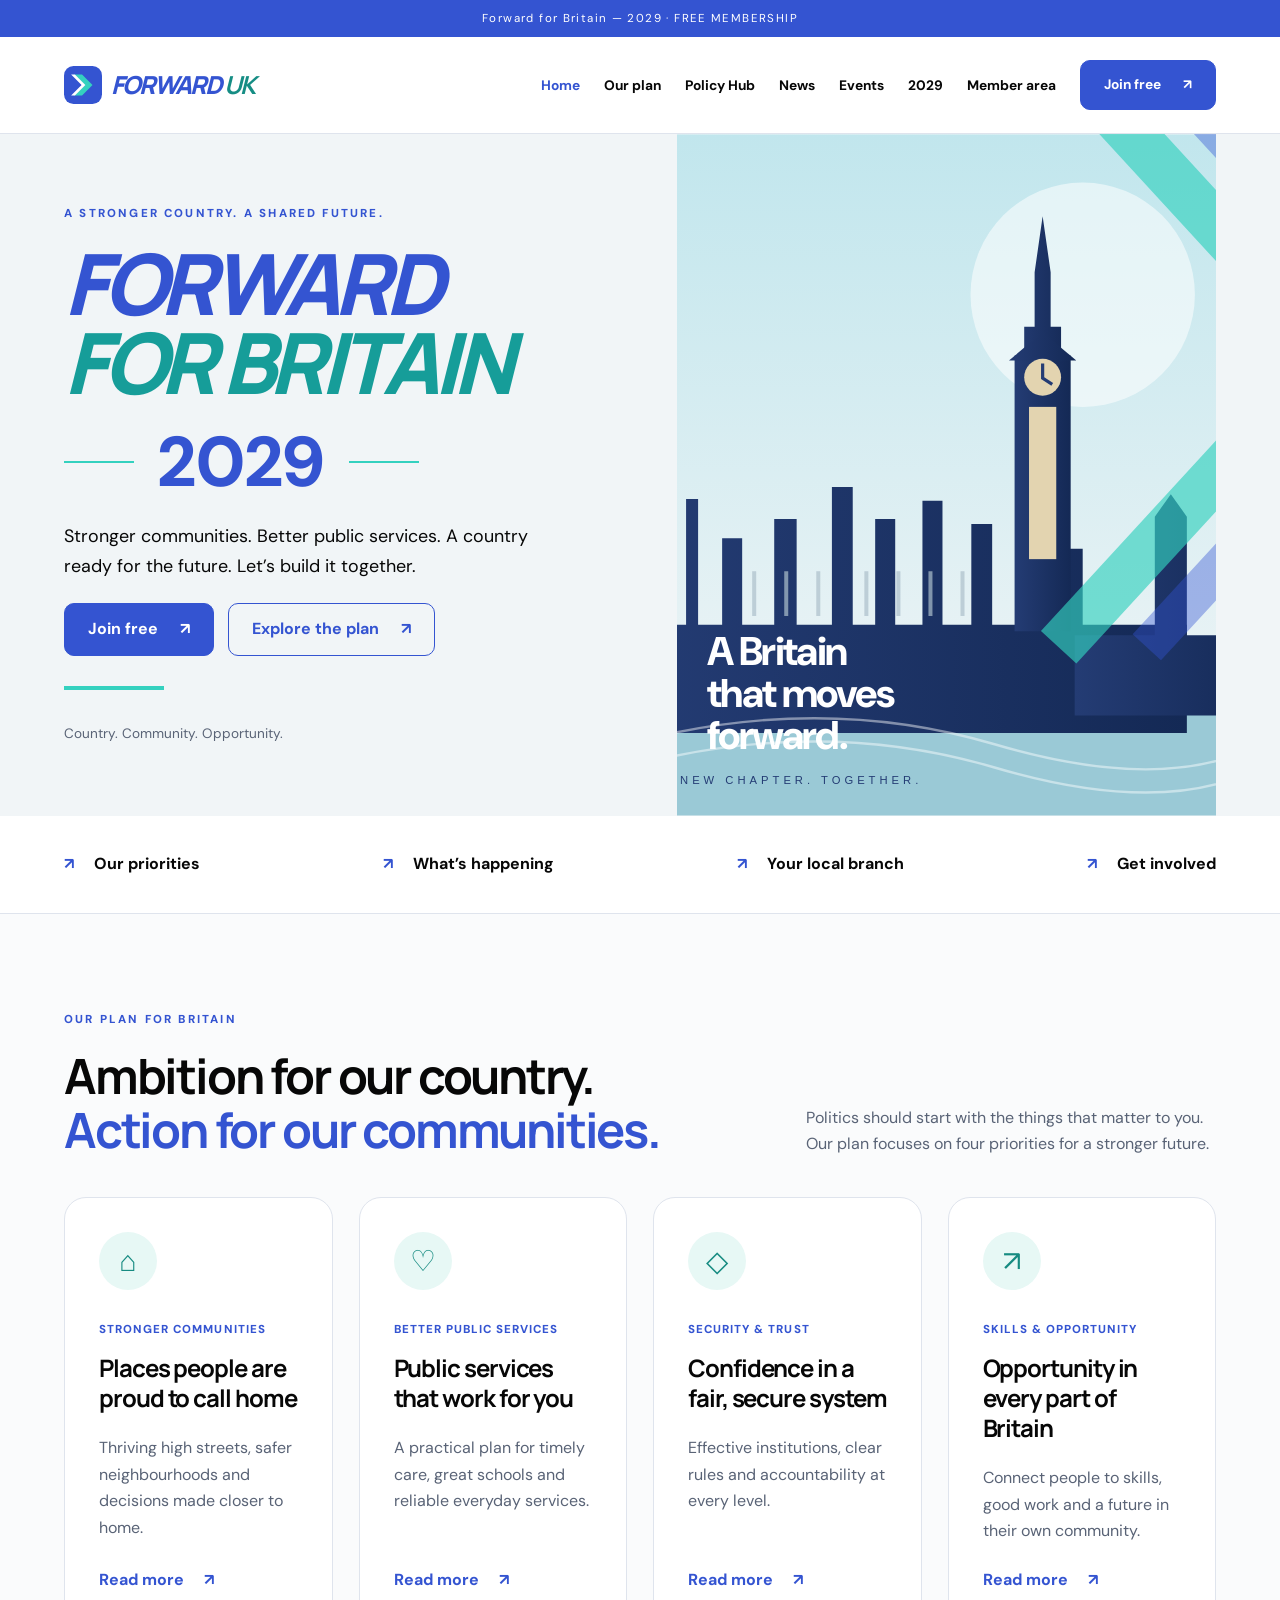
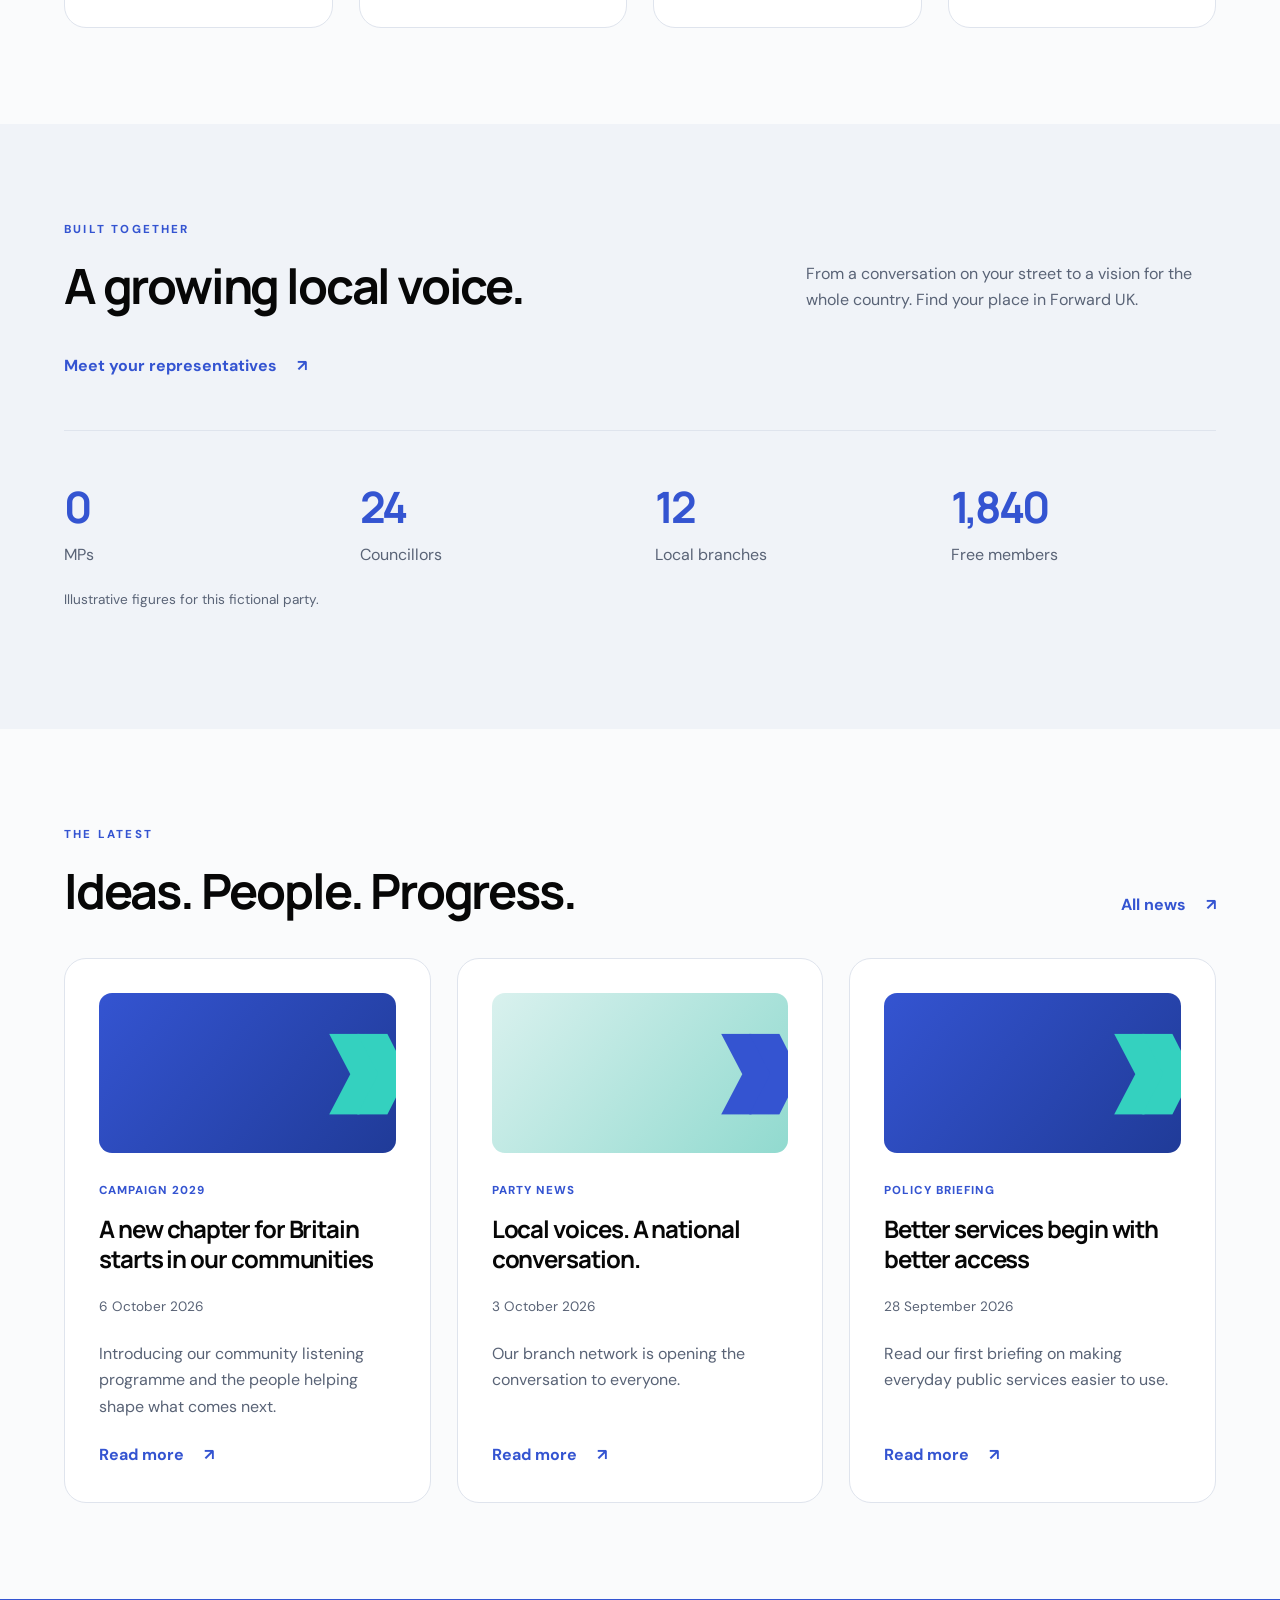
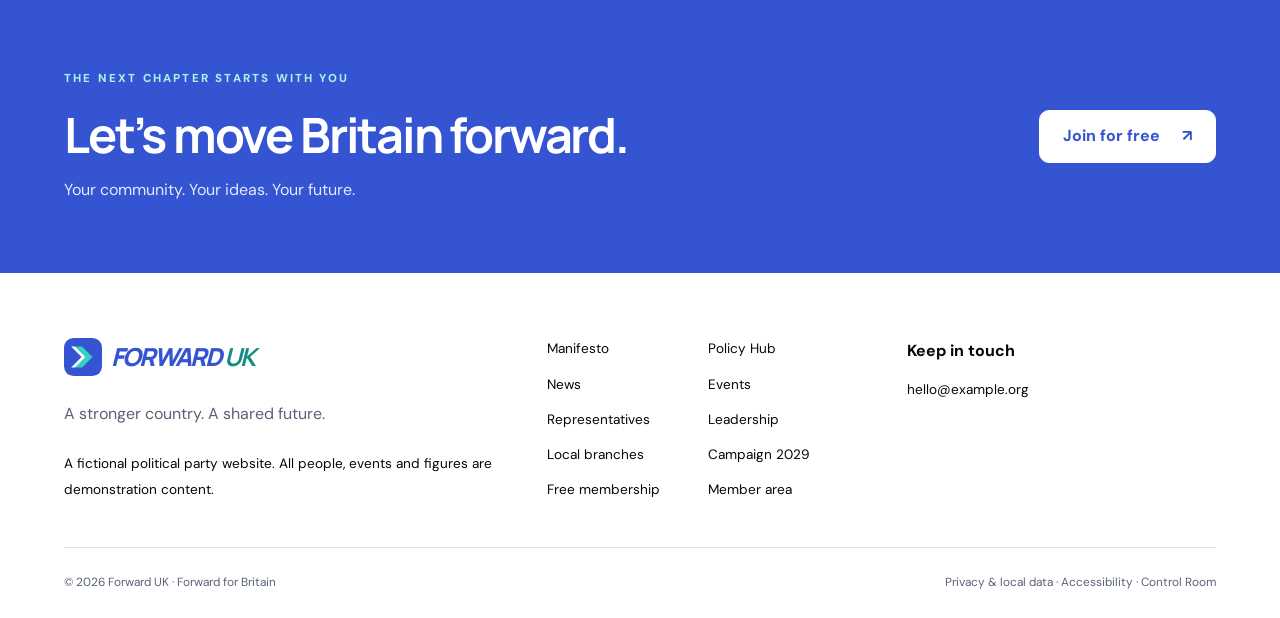
<file: index.html>
<!doctype html><html lang="en-GB"><head><meta charset="utf-8"><meta name="viewport" content="width=device-width, initial-scale=1"><meta name="theme-color" content="#3454D1"><meta name="description" content="Forward UK — Forward for Britain. Explore our plans and join for free."><title>Forward UK — Forward for Britain</title><link rel="icon" href="brand.svg"><link rel="stylesheet" href="styles.css"><script defer src="seed.js"></script><script defer src="store.js"></script><script defer src="app.js"></script></head><body><a class="skip" href="#main">Skip to content</a><div id="app"></div><div id="toast" role="status" aria-live="polite"></div></body></html>
</file>
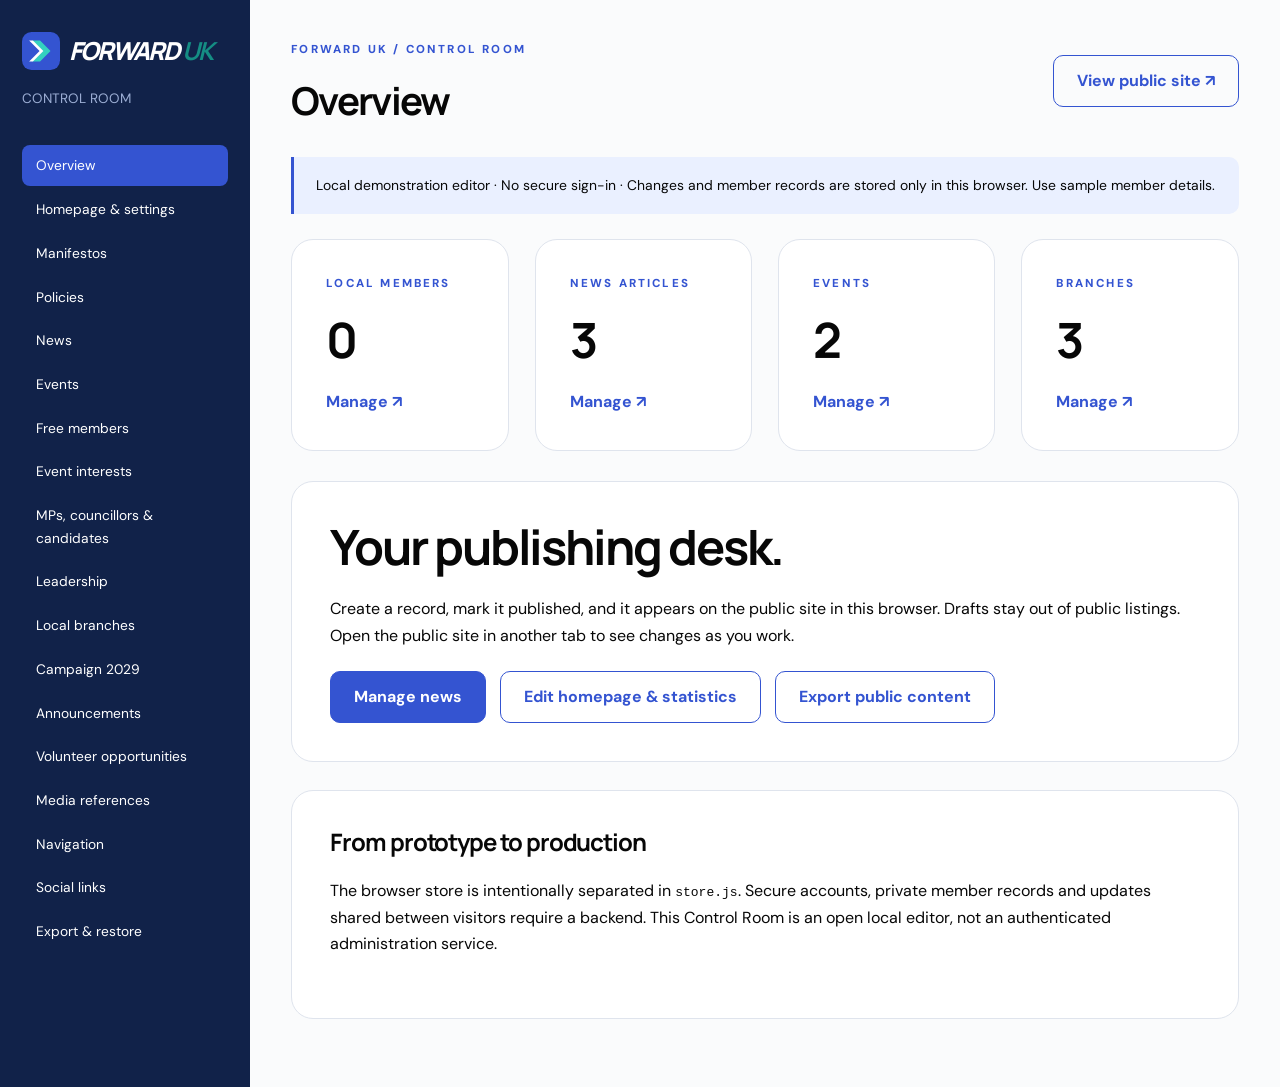
<file: control-room.html>
<!doctype html><html lang="en-GB"><head><meta charset="utf-8"><meta name="viewport" content="width=device-width, initial-scale=1"><title>Forward UK | Control Room</title><link rel="icon" href="brand.svg"><link rel="stylesheet" href="styles.css"><script defer src="seed.js"></script><script defer src="store.js"></script><script defer src="admin.js"></script></head><body><a class="skip" href="#main">Skip to content</a><div id="app"></div><div id="toast" role="status" aria-live="polite"></div></body></html>
</file>
<file: styles.css>
@import url('https://fonts.googleapis.com/css2?family=DM+Sans:wght@400;500;600;700&family=Manrope:wght@400;500;600;700;800&display=swap');
:root{--blue:#3454D1;--teal:#34D1BF;--paper:#EFEFEF;--ink:#070707;--muted:#596376;--line:#dfe4ed;--radius:22px}*{box-sizing:border-box}html{scroll-behavior:smooth}body{margin:0;color:var(--ink);background:#fafbfc;font-family:'DM Sans',Arial,sans-serif;line-height:1.65}a{color:inherit;text-decoration:none}button,input,select,textarea{font:inherit}button,a,input,select,textarea{-webkit-tap-highlight-color:transparent}button{cursor:pointer}button:disabled{opacity:.5;cursor:default}a:focus-visible,button:focus-visible,input:focus-visible,select:focus-visible,textarea:focus-visible{outline:3px solid #198c80;outline-offset:4px}h1,h2,h3,h4{font-family:Manrope,Arial,sans-serif;line-height:1.12;letter-spacing:-.045em;margin:0 0 22px}h1{font-size:clamp(2.7rem,6vw,5.5rem)}h2{font-size:clamp(2rem,3.8vw,3.5rem)}h3{font-size:1.5rem}p{margin:0 0 22px}.wrap{width:min(1280px,90%);margin:auto}.eyebrow{text-transform:uppercase;font-size:.72rem;letter-spacing:.19em;font-weight:800;color:var(--blue);display:block;margin-bottom:20px}.muted{color:var(--muted)}.small{font-size:.85rem}.brand{display:flex;align-items:center;gap:9px;font-family:Manrope,Arial,sans-serif;font-size:1.55rem;font-weight:800;font-style:italic;letter-spacing:-.08em;line-height:1}.brand img{width:38px}.brand span{color:var(--blue)}.brand b{color:#158d84}.topline{background:var(--blue);color:#fff;font-size:.72rem;text-align:center;letter-spacing:.12em;padding:9px 20px}.header{background:#fff;border-bottom:1px solid var(--line)}.header-inner{min-height:96px;display:flex;align-items:center;justify-content:space-between;gap:26px}.nav{display:flex;gap:24px;align-items:center;font-size:.86rem;font-weight:700}.nav a:hover,.nav .active{color:var(--blue)}.menu-toggle{display:none}.btn{display:inline-flex;align-items:center;justify-content:center;gap:22px;background:var(--blue);color:white;border:1px solid var(--blue);padding:14px 23px;border-radius:10px;font-weight:700;line-height:1.4;transition:transform .2s,background .2s}.btn:hover{background:#243fac;transform:translateY(-2px)}.btn.secondary{background:transparent;color:var(--blue)}.btn.white{background:#fff;color:var(--blue);border-color:#fff}.btn.teal{background:var(--teal);border-color:var(--teal);color:#083c38}.btn.danger{background:#a93242;border-color:#a93242}.actions{display:flex;gap:14px;flex-wrap:wrap;align-items:center}.hero{position:relative;overflow:hidden;background:#f1f5f7}.hero-grid{display:grid;grid-template-columns:1.1fr 1fr;min-height:650px;align-items:center;gap:20px}.hero-copy{padding:70px 0;position:relative;z-index:1}.hero h1{font-weight:800;font-style:italic;line-height:.94;letter-spacing:-.075em;color:var(--blue);font-size:clamp(3.5rem,6.6vw,6.9rem)}.hero h1 em{display:block;color:#169d99;font-style:inherit}.hero .year{font-size:clamp(3rem,5.5vw,5rem);font-weight:800;color:var(--blue);line-height:1;margin:25px 0;display:flex;align-items:center;gap:24px}.year:before,.year:after{content:'';width:70px;height:2px;background:var(--teal)}.hero-copy>p{max-width:480px;font-size:1.12rem}.hero-art{height:100%;min-height:540px;position:relative}.hero-art img{width:100%;height:100%;object-fit:cover;position:absolute;inset:0}.hero-label{position:absolute;bottom:60px;left:30px;color:#fff;max-width:270px;font-size:2.5rem;font-weight:800;line-height:1.05;letter-spacing:-.04em}.section{padding:96px 0}.section.tint{background:#f0f3f8}.section-head{display:flex;justify-content:space-between;gap:40px;align-items:end;margin-bottom:40px}.section-head h2{max-width:640px;margin-bottom:0}.section-head p{max-width:410px;color:var(--muted);margin:0}.grid{display:grid;grid-template-columns:repeat(3,minmax(0,1fr));gap:26px}.grid.four{grid-template-columns:repeat(4,minmax(0,1fr))}.grid.two{grid-template-columns:repeat(2,minmax(0,1fr))}.card{border:1px solid var(--line);background:#fff;padding:34px;border-radius:var(--radius);min-width:0;display:flex;flex-direction:column;align-items:start}.card p{color:var(--muted)}.card .text-link{margin-top:auto}.card h3{line-height:1.25}.icon{display:grid;place-items:center;width:58px;height:58px;background:#e7f8f5;color:#168b81;border-radius:50%;font-size:1.8rem;margin-bottom:30px}.text-link{font-weight:700;color:var(--blue);display:inline-flex;align-items:center;gap:20px}.text-link:hover{text-decoration:underline}.quicklinks{padding:35px 0;background:#fff;border-bottom:1px solid var(--line)}.quicklinks .wrap{display:flex;flex-wrap:wrap;justify-content:space-between;gap:25px}.quicklinks a{font-weight:700;display:flex;gap:20px;align-items:center}.quicklinks span{color:var(--blue)}.stats{display:grid;grid-template-columns:repeat(4,1fr);gap:30px;border-top:1px solid var(--line);padding-top:40px;margin-top:50px}.stat strong{font-size:2.7rem;font-family:Manrope,sans-serif;letter-spacing:-.06em;color:var(--blue);display:block}.stat span{color:var(--muted)}.news-art{height:160px;width:100%;border-radius:13px;margin-bottom:28px;background:linear-gradient(130deg,#3454D1,#203b98);position:relative;overflow:hidden}.news-art:before{content:'››';position:absolute;color:var(--teal);font-size:230px;line-height:.7;font-weight:800;right:20px;top:-10px;letter-spacing:-40px}.news-art.alt{background:linear-gradient(130deg,#d9f1ee,#91dacf)}.news-art.alt:before{color:var(--blue)}.tag{font-size:.72rem;color:var(--blue);font-weight:800;letter-spacing:.09em;text-transform:uppercase;margin-bottom:14px}.cta{background:var(--blue);color:white;position:relative;overflow:hidden}.cta .wrap{display:flex;justify-content:space-between;gap:40px;align-items:center;padding-top:70px;padding-bottom:70px}.cta h2{max-width:700px;margin-bottom:14px}.cta p{margin:0;color:#e4eaff}.footer{padding:65px 0 25px;background:#fff}.footer-top{display:grid;grid-template-columns:1.4fr 1fr 1fr;gap:50px}.footer-links{display:grid;grid-template-columns:1fr 1fr;gap:12px;font-size:.85rem}.footer-bottom{margin-top:45px;border-top:1px solid var(--line);padding-top:25px;font-size:.74rem;color:var(--muted);display:flex;justify-content:space-between;gap:20px;flex-wrap:wrap}.page-intro{padding:75px 0 55px;background:linear-gradient(120deg,#edf1fc,#eff9f6)}.page-intro p{max-width:680px;font-size:1.1rem;color:var(--muted)}.page-intro h1{max-width:970px}.filters{display:flex;gap:15px;margin-bottom:35px;flex-wrap:wrap}.filters input{flex:1;min-width:200px}.filters select{width:auto}.article{max-width:850px;margin:auto}.article .body{white-space:pre-line;font-size:1.13rem}.article-meta{padding:20px 0;margin-bottom:25px;border-bottom:1px solid var(--line);color:var(--muted)}.panel{background:#fff;border:1px solid var(--line);border-radius:var(--radius);padding:38px;margin-bottom:28px}label{display:block;font-weight:700;font-size:.86rem;margin-bottom:20px}input,select,textarea{display:block;width:100%;padding:13px 15px;border:1px solid #c8cfda;border-radius:9px;background:#fff;color:var(--ink);margin-top:7px;min-width:0}textarea{min-height:130px;resize:vertical}input[type=checkbox]{display:inline;width:auto;margin:0 10px 0 0}.check{font-weight:400}.form-grid{display:grid;grid-template-columns:1fr 1fr;gap:0 24px}.notice{background:#eaf0ff;border-left:3px solid var(--blue);padding:17px 22px;border-radius:0 10px 10px 0;font-size:.87rem;margin-bottom:25px}.empty{padding:40px;background:#fff;border:1px dashed #c4cbda;border-radius:15px;color:var(--muted)}.member-card{background:linear-gradient(125deg,#3454D1,#193888);color:#fff;border-radius:24px;padding:38px;position:relative;overflow:hidden;margin-bottom:30px}.member-card .brand span,.member-card .brand b{color:#fff}.member-card h2{margin:55px 0 15px}.member-card .eyebrow{color:var(--teal)}.member-card:after{content:'›';position:absolute;right:10px;bottom:-120px;font-size:420px;line-height:1;color:#34d1bf33;pointer-events:none}.status{display:inline-block;border-radius:30px;padding:4px 12px;background:#e6f7f1;color:#127767;font-size:.75rem;font-weight:700}.admin-shell{display:grid;grid-template-columns:250px minmax(0,1fr);min-height:100vh}.sidebar{background:#112249;color:#fff;padding:32px 22px}.sidebar .brand span{color:white}.sidebar nav{display:grid;gap:3px;margin-top:35px}.sidebar nav a{padding:9px 14px;border-radius:8px;font-size:.86rem}.sidebar nav a.active,.sidebar nav a:hover{background:#3454D1}.admin-main{padding:40px 4%;min-width:0}.admin-head{display:flex;justify-content:space-between;gap:20px;align-items:center;margin-bottom:35px}.admin-head h1{font-size:2.4rem;margin:0}.table-wrap{overflow:auto;border:1px solid var(--line);border-radius:16px;background:white}table{border-collapse:collapse;width:100%;min-width:640px;text-align:left}th,td{padding:18px 22px;border-bottom:1px solid var(--line);font-size:.86rem}th{background:#f0f3f8}td .btn{padding:7px 12px;font-size:.8rem}.editor{margin-top:30px}.file-label{display:inline-block}.file-label input{max-width:300px}.skip{position:fixed;top:-100px;left:20px;background:white;z-index:100;padding:12px}.skip:focus{top:15px}#toast{position:fixed;bottom:25px;left:50%;transform:translateX(-50%);background:#112249;color:white;padding:14px 24px;border-radius:12px;z-index:100;max-width:90%;box-shadow:0 10px 40px #0002}#toast:empty{display:none}.portrait{width:75px;height:75px;border-radius:50%;background:#e9efff;color:var(--blue);display:grid;place-items:center;font-size:1.5rem;font-weight:800;margin-bottom:25px}.card-image{width:100%;height:190px;object-fit:cover;border-radius:12px;margin-bottom:25px}.motion-line{width:100px;height:4px;background:var(--teal);margin:30px 0;animation:line 5s ease-in-out infinite}@keyframes line{50%{width:160px}}@media(prefers-reduced-motion:reduce){*{animation:none!important;transition:none!important;scroll-behavior:auto!important}}@media(max-width:1100px){.nav{gap:13px;font-size:.78rem}.grid.four{grid-template-columns:repeat(2,minmax(0,1fr))}.hero h1{font-size:5.4vw}}@media(max-width:800px){.header-inner{min-height:80px;flex-wrap:wrap;padding:18px 0}.menu-toggle{display:block;border:1px solid var(--line);background:#fff;border-radius:8px;padding:8px 14px}.nav{display:none;width:100%;flex-direction:column;align-items:stretch;padding:15px 0;gap:8px}.nav.open{display:flex}.nav a{padding:10px;font-size:1rem}.hero-grid{grid-template-columns:1fr;gap:0}.hero-copy{padding:60px 0 30px}.hero h1{font-size:clamp(3rem,10vw,5.4rem)}.hero-art{min-height:380px;margin:0 -5.6%}.hero-label{bottom:35px}.section{padding:65px 0}.section-head{display:block}.section-head p{margin-top:25px}.grid,.grid.two{grid-template-columns:1fr}.stats{grid-template-columns:1fr 1fr}.cta .wrap{display:block}.cta .actions{margin-top:30px}.footer-top{grid-template-columns:1fr}.admin-shell{grid-template-columns:1fr}.sidebar{padding:20px}.sidebar nav{display:flex;overflow:auto;margin-top:20px;gap:8px}.sidebar nav a{white-space:nowrap}.admin-main{padding:30px 5%}.admin-head{align-items:start;flex-direction:column}.page-intro{padding:55px 0 35px}.form-grid{grid-template-columns:1fr}.panel{padding:26px}.quicklinks .wrap{display:grid;grid-template-columns:1fr 1fr}}@media(max-width:450px){.grid.four{grid-template-columns:1fr}.card{padding:28px}.hero .actions .btn{width:100%}.stats{gap:20px}.stat strong{font-size:2.2rem}}@media print{.header,.footer,.topline,.actions,.nav,.sidebar,#toast{display:none}.section{padding:20px 0}.member-card{print-color-adjust:exact}.wrap{width:100%}}
h1,h2,h3,p,a,td{overflow-wrap:anywhere}.hero-grid>*{min-width:0}.member-card h2{position:relative;z-index:1}.nav{flex-wrap:wrap}.header-inner>.brand{flex-shrink:0}
.sidebar{min-width:0}
</file>
